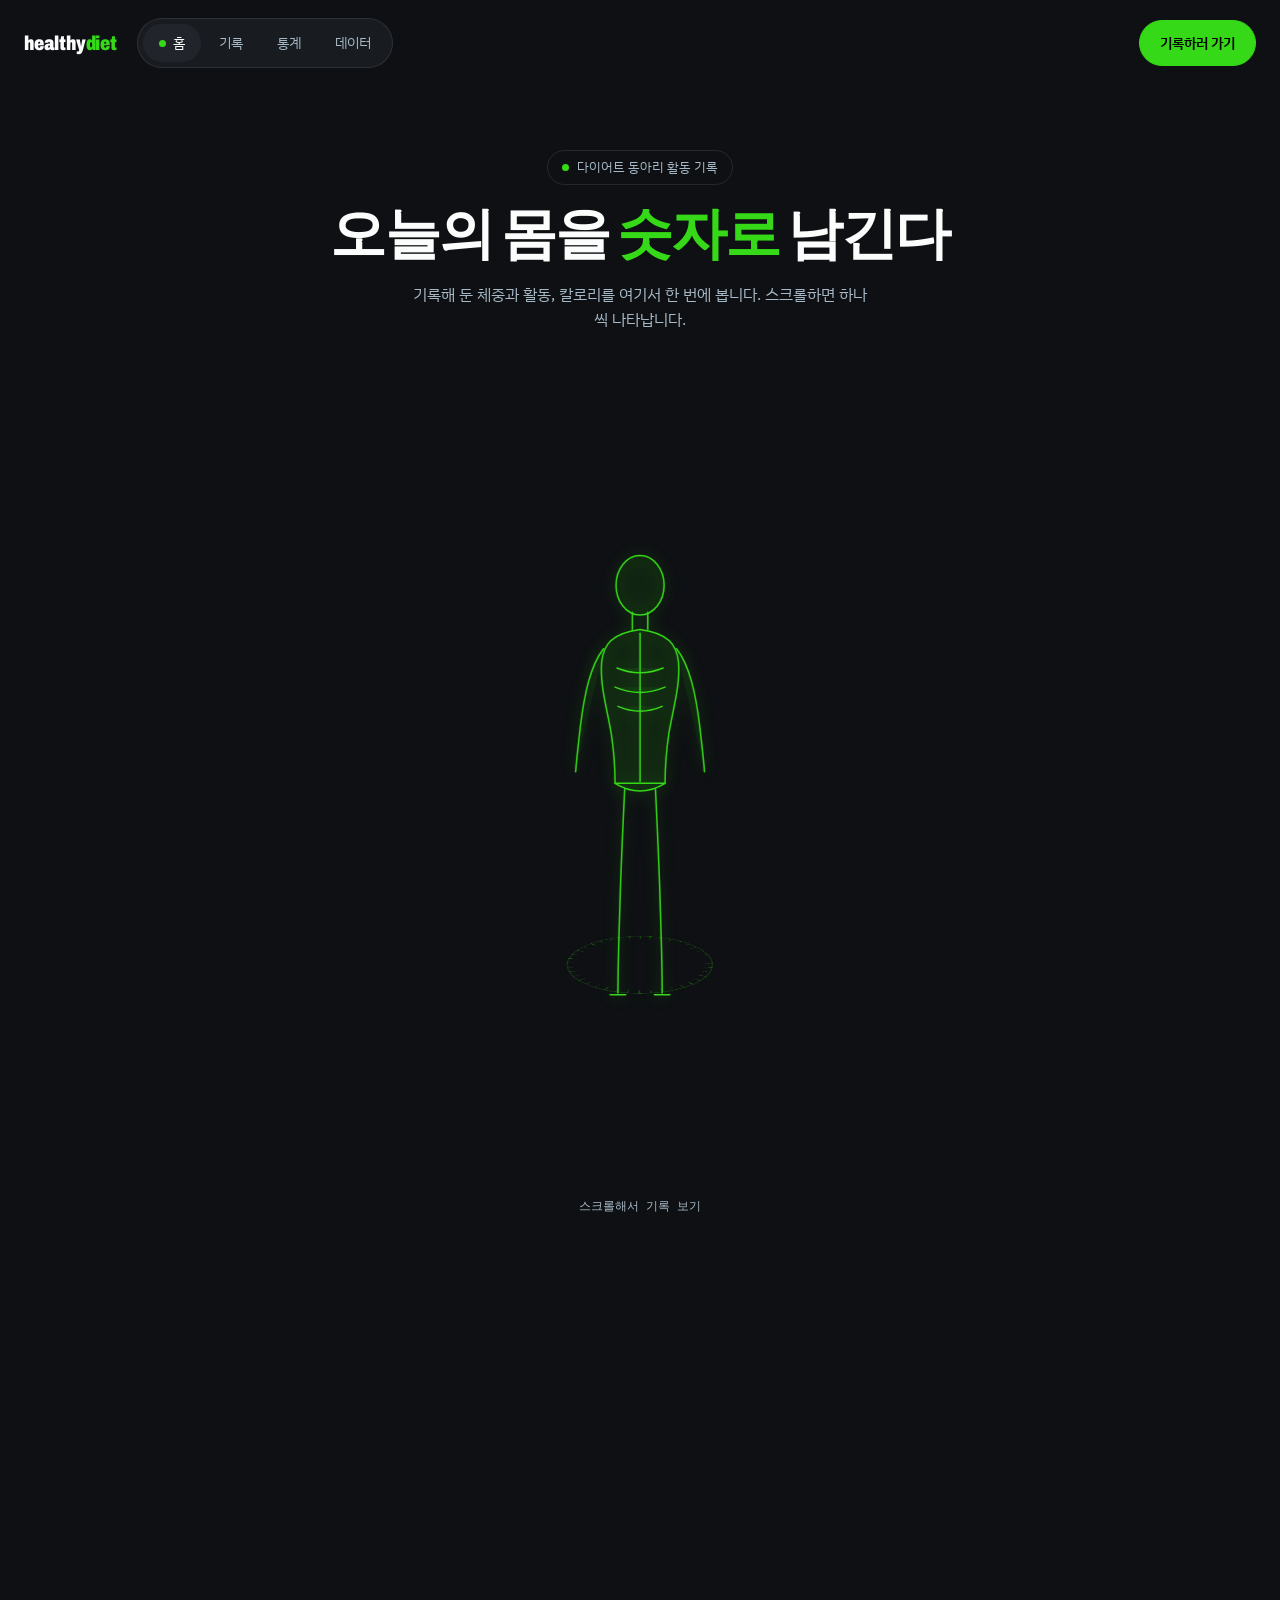
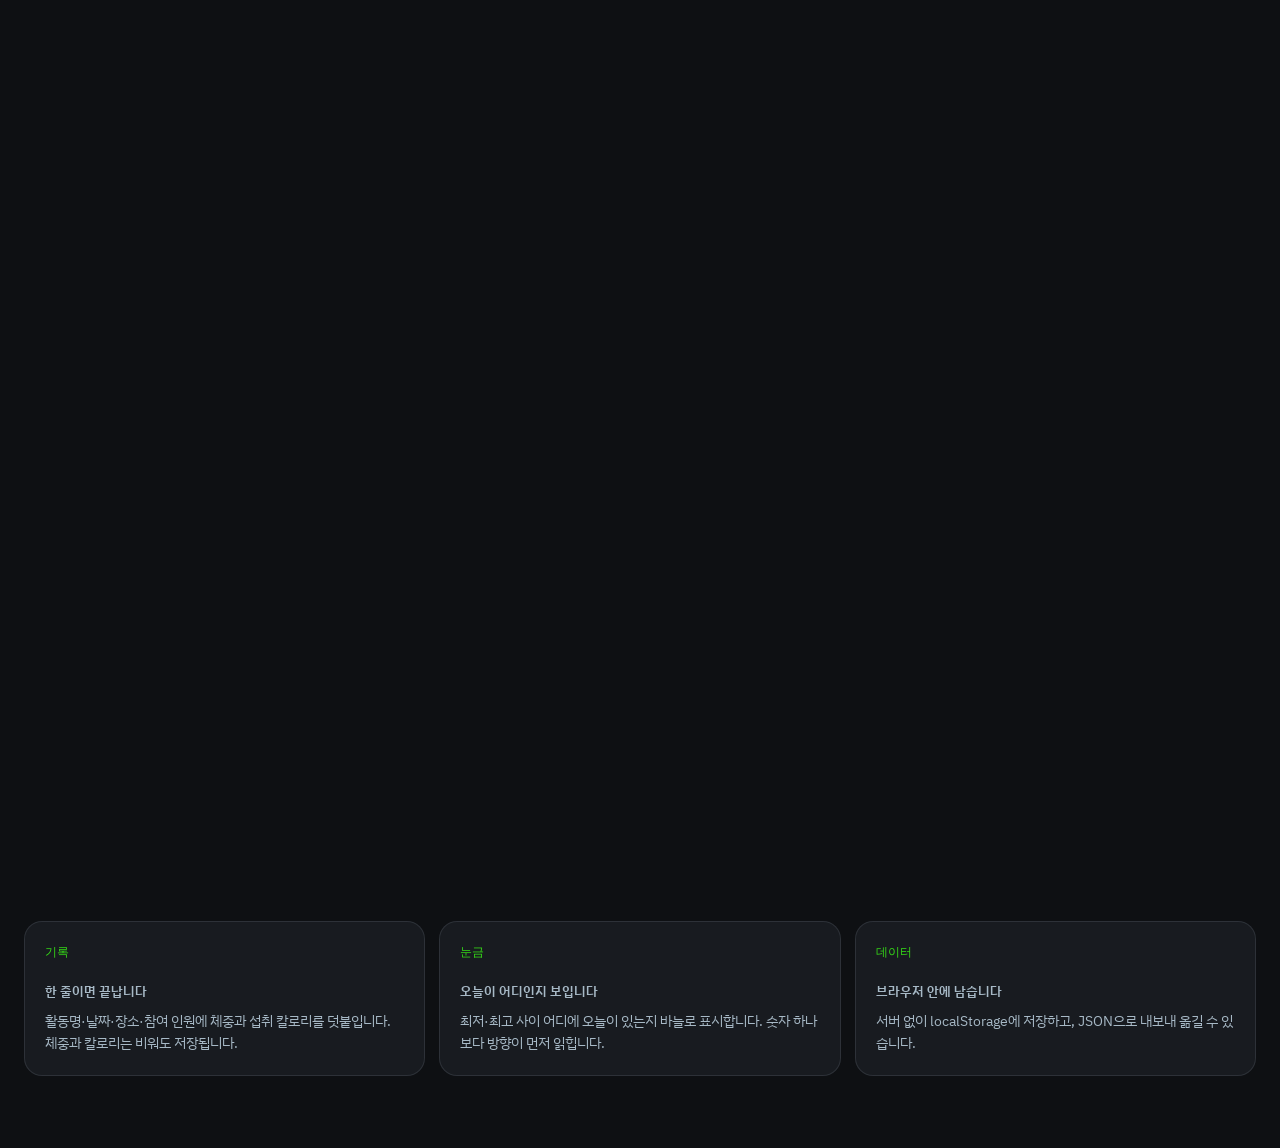
<file: index.html>
<!DOCTYPE html>
<html lang="ko">
<head>
<meta charset="UTF-8">
<meta name="viewport" content="width=device-width, initial-scale=1">
<title>healthydiet — 다이어트 동아리 활동 기록</title>
<link rel="preconnect" href="https://fonts.googleapis.com">
<link rel="preconnect" href="https://fonts.gstatic.com" crossorigin>
<link href="https://fonts.googleapis.com/css2?family=Archivo:wdth,wght@75..112,400..900&family=IBM+Plex+Mono:wght@400;600&family=IBM+Plex+Sans+KR:wght@400;500;600&display=swap" rel="stylesheet">
<link href="https://unpkg.com/aos@2.3.1/dist/aos.css" rel="stylesheet">
<link rel="stylesheet" href="style.css">
</head>
<body>

<header class="bar">
  <a class="bar__logo" href="index.html">healthy<span>diet</span></a>
  <nav class="nav" aria-label="주요 메뉴">
    <a href="index.html" class="is-current" aria-current="page">홈</a>
    <a href="record.html">기록</a>
    <a href="record.html#stats">통계</a>
    <a href="record.html#tools">데이터</a>
  </nav>
  <a class="btn btn--green" href="record.html">기록하러 가기</a>
</header>

<main>

  <section class="intro wrap">
    <p class="eyebrow">다이어트 동아리 활동 기록</p>
    <h1>오늘의 몸을 <em>숫자로</em> 남긴다</h1>
    <p class="intro__lead">
      기록해 둔 체중과 활동, 칼로리를 여기서 한 번에 봅니다.
      스크롤하면 하나씩 나타납니다.
    </p>
  </section>

  <!-- 화면 중앙에 인체 모델. 스크롤할 때마다 각도가 단계별로 돌고
       기록해 둔 내용이 하나씩 나타난다. -->
  <section class="stage" id="stage">
    <div class="stage__sticky">
      <div class="stage__inner">

        <div class="figure" aria-hidden="true">
          <div class="figure__spin" id="figureSpin">
            <svg class="plane" viewBox="0 0 200 520" fill="none">
              <g class="body">
                <ellipse cx="100" cy="46" rx="25" ry="31"/>
                <path d="M92 74v18M108 74v18"/>
                <path d="M100 92c-30 4-38 16-40 34-2 24 6 50 10 74 3 20 4 36 4 52h52c0-16 1-32 4-52 4-24 12-50 10-74-2-18-10-30-40-34Z"/>
                <path d="M76 132q24 10 48 0M74 152q26 11 52 0M77 172q23 10 46 0"/>
                <path d="M100 96v154"/>
                <path d="M62 112c-14 18-20 48-24 80-2 18-4 34-5 48M138 112c14 18 20 48 24 80 2 18 4 34 5 48"/>
                <path d="M74 252q26 16 52 0"/>
                <path d="M84 258c-2 42-4 82-5 122-1 30-2 60-2 90M116 258c2 42 4 82 5 122 1 30 2 60 2 90"/>
                <path d="M69 472h16M115 472h16"/>
              </g>
            </svg>
            <svg class="plane plane--side" viewBox="0 0 200 520" fill="none">
              <g class="body">
                <path d="M84 46c0-17 8-31 22-31s22 14 22 31c0 14-4 24-12 28l2 12h-24l2-12c-8-4-12-14-12-28Z"/>
                <path d="M100 92c-16 6-22 20-22 38 0 26 6 52 8 76 2 20 2 34 2 46h34c0-14-2-30-4-50-3-26-2-52 2-76 3-20-2-30-20-34Z"/>
                <path d="M104 96c-4 34-6 84-4 154"/>
                <path d="M82 116c-8 22-10 52-8 84 1 18 3 34 4 48"/>
                <path d="M78 252q22 16 44 0"/>
                <path d="M92 258c-2 42-2 82-2 122 0 30 0 60-1 90M112 258c1 42 2 82 3 122 1 30 1 60 1 90"/>
                <path d="M78 472h18M104 472h18"/>
              </g>
            </svg>
          </div>
          <div class="figure__ring"></div>
        </div>

        <article class="fact fact--a card card--green">
          <p class="card__label">오늘의 체중</p>
          <p class="card__big"><span id="mWeight" class="ph">기록 없음</span><sub>kg</sub></p>
          <div class="ruler"><div class="ruler__needle" id="mNeedle"></div></div>
          <p class="card__foot" id="mWeightFoot">기록을 추가하면 표시됩니다</p>
        </article>

        <article class="fact fact--b card">
          <p class="card__label">활동</p>
          <p class="card__big"><span id="mCount" class="ph">기록 없음</span><sub>회</sub></p>
          <p class="card__foot" id="mCountFoot">기록을 추가하면 표시됩니다</p>
        </article>

        <article class="fact fact--c card card--white">
          <p class="card__label">칼로리 수지</p>
          <p class="card__big"><span id="mKcal" class="ph">기록 없음</span><sub>kcal</sub></p>
          <p class="card__foot" id="mKcalFoot">운동 시간과 종목으로 추정</p>
        </article>

      </div>

      <p class="stage__hint" id="stageHint">스크롤해서 기록 보기</p>
    </div>
  </section>

  <div class="wrap">
    <section class="feats">
      <div class="card" data-aos="fade-up">
        <span class="n">기록</span>
        <h3>한 줄이면 끝납니다</h3>
        <p>활동명·날짜·장소·참여 인원에 체중과 섭취 칼로리를 덧붙입니다. 체중과 칼로리는 비워도 저장됩니다.</p>
      </div>
      <div class="card" data-aos="fade-up" data-aos-delay="100">
        <span class="n">눈금</span>
        <h3>오늘이 어디인지 보입니다</h3>
        <p>최저·최고 사이 어디에 오늘이 있는지 바늘로 표시합니다. 숫자 하나보다 방향이 먼저 읽힙니다.</p>
      </div>
      <div class="card" data-aos="fade-up" data-aos-delay="200">
        <span class="n">데이터</span>
        <h3>브라우저 안에 남습니다</h3>
        <p>서버 없이 localStorage에 저장하고, JSON으로 내보내 옮길 수 있습니다.</p>
      </div>
    </section>
  </div>

</main>

<script src="https://unpkg.com/aos@2.3.1/dist/aos.js"></script>
<script src="js/store/store.js"></script>
<script src="js/analytics/analytics.js"></script>
<script src="js/ui/landing.js"></script>
</body>
</html>
</file>
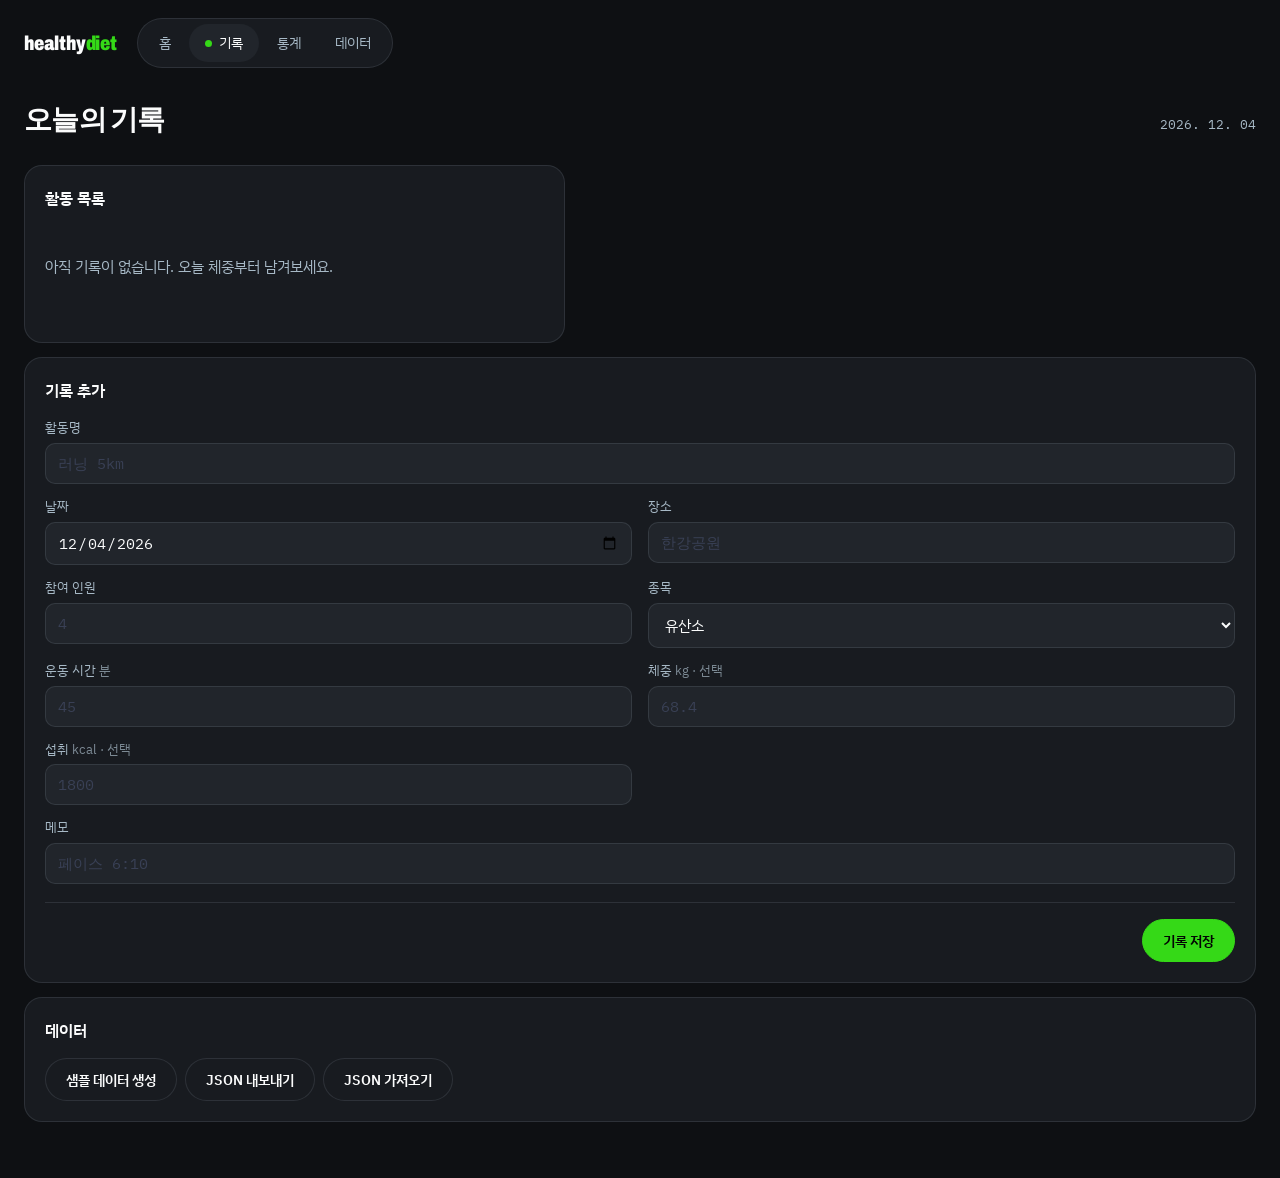
<file: record.html>
<!DOCTYPE html>
<html lang="ko">
<head>
<meta charset="UTF-8">
<meta name="viewport" content="width=device-width, initial-scale=1">
<title>기록 — healthydiet</title>
<link rel="preconnect" href="https://fonts.googleapis.com">
<link rel="preconnect" href="https://fonts.gstatic.com" crossorigin>
<link href="https://fonts.googleapis.com/css2?family=Archivo:wdth,wght@75..112,400..900&family=IBM+Plex+Mono:wght@400;600&family=IBM+Plex+Sans+KR:wght@400;500;600&display=swap" rel="stylesheet">
<link rel="stylesheet" href="style.css">
</head>
<body>

<header class="bar">
  <a class="bar__logo" href="index.html">healthy<span>diet</span></a>
  <nav class="nav" aria-label="주요 메뉴">
    <a href="index.html">홈</a>
    <a href="record.html" class="is-current" aria-current="page">기록</a>
    <a href="#stats">통계</a>
    <a href="#tools">데이터</a>
  </nav>
</header>

<main class="wrap">

  <div class="page-head">
    <h1>오늘의 기록</h1>
    <time id="todayDate"></time>
  </div>

  <div class="grid-2">
    <!-- 오늘의 체중. 기록이 없으면 통째로 숨긴다 -->
    <section class="card card--green" id="today" hidden>
      <p class="card__label">오늘의 체중</p>
      <p class="card__big"><span id="todayWeight">—</span><sub>kg</sub></p>
      <div class="ruler"><div class="ruler__needle" id="rulerNeedle"></div></div>
      <p class="ruler__legend">
        <span id="weightMin">—</span>
        <span id="weightToday">—</span>
      </p>
    </section>

    <!-- 명세 필수 ②③ 목록 조회 · 삭제 -->
    <section class="card">
      <h2>활동 목록 <span class="count" id="listCount"></span></h2>
      <div id="list"></div>
    </section>
  </div>

  <div class="stack">

    <!-- 명세 필수 ① 활동 등록 -->
    <section class="card">
      <h2>기록 추가</h2>

      <form id="addForm" novalidate>
        <div class="grid">
          <div class="field field--wide">
            <label for="f-title">활동명</label>
            <input type="text" id="f-title" name="title" placeholder="러닝 5km">
            <p class="err" data-err="title"></p>
          </div>

          <div class="field">
            <label for="f-date">날짜</label>
            <input type="date" id="f-date" name="date">
            <p class="err" data-err="date"></p>
          </div>

          <div class="field">
            <label for="f-place">장소</label>
            <input type="text" id="f-place" name="place" placeholder="한강공원">
            <p class="err" data-err="place"></p>
          </div>

          <div class="field">
            <label for="f-memberCount">참여 인원</label>
            <input type="number" id="f-memberCount" name="memberCount" min="1" step="1" placeholder="4">
            <p class="err" data-err="memberCount"></p>
          </div>

          <div class="field">
            <label for="f-category">종목</label>
            <select id="f-category" name="category">
              <option value="유산소">유산소</option>
              <option value="근력">근력</option>
              <option value="스트레칭">스트레칭</option>
            </select>
            <p class="err" data-err="category"></p>
          </div>

          <div class="field">
            <label for="f-durationMin">운동 시간 <span class="unit">분</span></label>
            <input type="number" id="f-durationMin" name="durationMin" min="1" step="1" placeholder="45">
            <p class="err" data-err="durationMin"></p>
          </div>

          <div class="field">
            <label for="f-weightKg">체중 <span class="unit">kg · 선택</span></label>
            <input type="number" id="f-weightKg" name="weightKg" step="0.1" placeholder="68.4">
            <p class="err" data-err="weightKg"></p>
          </div>

          <div class="field">
            <label for="f-kcalIn">섭취 <span class="unit">kcal · 선택</span></label>
            <input type="number" id="f-kcalIn" name="kcalIn" step="1" placeholder="1800">
            <p class="err" data-err="kcalIn"></p>
          </div>

          <div class="field field--wide">
            <label for="f-memo">메모</label>
            <input type="text" id="f-memo" name="memo" placeholder="페이스 6:10">
            <p class="err" data-err="memo"></p>
          </div>
        </div>

        <div class="form__foot">
          <p class="form__msg" id="formMsg" role="status"></p>
          <button class="btn btn--green" type="submit">기록 저장</button>
        </div>
      </form>
    </section>

    <!-- 통계. 기록이 없으면 숨긴다 -->
    <section class="card" id="stats" hidden>
      <h2>통계</h2>

      <dl class="summary" id="summary"></dl>

      <h3>월별 활동 횟수</h3>
      <div id="monthly"></div>

      <h3>종목별</h3>
      <div id="byCategory"></div>

      <h3>감량 효과 Top3</h3>
      <table class="table" id="rankExercise"></table>
      <table class="table" id="rankFood"></table>

      <h3>피해야 할 항목</h3>
      <table class="table" id="rankAvoid"></table>
      <p class="note">
        기록한 날부터 다음 측정까지의 체중 변화를 그날 한 운동과 먹은 음식에 나눠 귀속한 값입니다.
        인과가 아니라 경향이므로 표본 수를 함께 보세요. 표본 3회 미만은 순위에서 제외합니다.
      </p>

      <h3>칼로리 수지</h3>
      <table class="table" id="kcalTable"></table>
      <p class="note">소모량은 운동 시간과 종목으로 추정한 값입니다.</p>
    </section>

    <section class="card" id="tools">
      <h2>데이터</h2>
      <div class="tools">
        <button class="btn" type="button" id="btnSeed">샘플 데이터 생성</button>
        <button class="btn" type="button" id="btnExport">JSON 내보내기</button>
        <button class="btn" type="button" id="btnImport">JSON 가져오기</button>
        <input type="file" id="fileInput" accept="application/json,.json" hidden>
      </div>
      <p class="form__msg" id="toolMsg" role="status"></p>
    </section>

  </div>
</main>

<script src="js/store/store.js"></script>
<script src="js/analytics/analytics.js"></script>
<script src="js/ui/ui.js"></script>
</body>
</html>
</file>
<file: style.css>
/* healthydiet — 다크 대시보드.
   강조는 형광 그린 카드 한 장과 화이트 카드 한 장에만 준다.
   나머지는 전부 어두운 카드로 눌러 두 장이 눈에 띄게 만든다. */

:root {
  --bg:      #0E1013;
  --card:    #181B20;
  --card-2:  #21252B;
  --line:    rgba(167, 185, 198, .14);

  --text:    #FBFCFC;
  --muted:   #A7B9C6;
  --slate:   #394055;

  --green:   #35D917;
  --green-2: #37A214;
  --ink:     #030603;
  --blue:    #3045C7;

  --r-card:  18px;
  --r-sm:    10px;

  --display: Archivo, system-ui, sans-serif;
  --body:    "IBM Plex Sans KR", system-ui, sans-serif;
  --mono:    "IBM Plex Mono", ui-monospace, monospace;
}

* { box-sizing: border-box; }

body {
  margin: 0;
  background: var(--bg);
  color: var(--text);
  font-family: var(--body);
  line-height: 1.6;
  -webkit-font-smoothing: antialiased;
}

:focus-visible { outline: 2px solid var(--green); outline-offset: 2px; }

.wrap { max-width: 1280px; margin: 0 auto; padding: 0 24px; }

/* ---------- 상단 바 ---------- */

.bar {
  display: flex; align-items: center; gap: 20px;
  max-width: 1280px; margin: 0 auto; padding: 18px 24px;
}
.bar__logo {
  margin: 0;
  font-family: var(--display);
  font-weight: 900; font-stretch: 76%;
  font-size: 1.25rem; letter-spacing: -.01em;
  color: var(--text); text-decoration: none;
}
.bar__logo span { color: var(--green); }

.nav {
  display: flex; gap: 2px;
  margin-right: auto;
  padding: 5px;
  background: var(--card);
  border: 1px solid var(--line);
  border-radius: 999px;
}
.nav a {
  display: flex; align-items: center; gap: 7px;
  padding: 8px 16px;
  border-radius: 999px;
  color: var(--muted);
  font-size: .875rem; text-decoration: none;
}
.nav a:hover { color: var(--text); }
.nav a.is-current { color: var(--text); background: var(--card-2); }
.nav a.is-current::before {
  content: ""; width: 7px; height: 7px; border-radius: 50%;
  background: var(--green);
}

.btn {
  padding: 11px 20px;
  font-family: var(--body); font-size: .875rem; font-weight: 600;
  color: var(--text);
  background: var(--card);
  border: 1px solid var(--line);
  border-radius: 999px;
  cursor: pointer; text-decoration: none;
  display: inline-flex; align-items: center; justify-content: center;
}
.btn:hover { background: var(--card-2); }
.btn--green { color: var(--ink); background: var(--green); border-color: var(--green); }
.btn--green:hover { background: #46e82b; }

/* ---------- 랜딩 히어로 ---------- */

.hero {
  display: grid; grid-template-columns: 1fr 1fr;
  align-items: center; gap: 56px;
  padding: 56px 0 72px;
}

/* ---------- 메인 소개 + 중앙 무대 ---------- */

.intro { padding: 64px 0 8px; text-align: center; }
.intro h1 {
  margin: 0 auto 16px;
  font-family: var(--display); font-weight: 800; font-stretch: 84%;
  font-size: clamp(2.25rem, 4.6vw, 3.5rem);
  line-height: 1.08; letter-spacing: -.03em;
  text-wrap: balance;
}
.intro h1 em { font-style: normal; color: var(--green); }
.intro__lead { max-width: 46ch; margin: 0 auto; color: var(--muted); }

/* 바깥 통이 높고 안쪽 무대가 sticky로 붙는다.
   그 구간을 지나는 진행도가 단계가 되고, 단계마다 각도와 내용이 바뀐다. */
.stage { position: relative; height: 420vh; }

.stage__sticky {
  position: sticky; top: 0;
  height: 100vh;
  display: grid; place-items: center;
  overflow: hidden;
}
.stage__inner {
  position: relative;
  width: 100%; max-width: 1080px; height: min(78vh, 620px);
  margin: 0 auto;
}

.figure {
  position: absolute; left: 50%; top: 50%;
  transform: translate(-50%, -50%);
  height: min(62vh, 500px);
  aspect-ratio: 200 / 520;
  perspective: 1100px;
}
.figure__spin {
  position: absolute; inset: 0;
  transform-style: preserve-3d;
  /* 연속 회전이 아니라 단계마다 한 번에 돌아간다 */
  transition: transform .85s cubic-bezier(.65,.02,.2,1);
}

/* 모델을 둘러싸고 하나씩 나타나는 기록 카드 */
.fact {
  position: absolute;
  width: 268px;
  opacity: 0;
  transform: translateY(16px);
  transition: opacity .55s ease, transform .55s ease;
  pointer-events: none;
}
.fact.is-in { opacity: 1; transform: none; pointer-events: auto; }

.fact--a { left: 0;   top: 4%; }
.fact--b { right: 0;  top: 34%; }
.fact--c { left: 4%;  bottom: 4%; }

.stage__hint {
  position: absolute; left: 50%; bottom: 26px;
  transform: translateX(-50%);
  margin: 0;
  font-family: var(--mono); font-size: .75rem; color: var(--muted);
}
.stage__hint[hidden] { display: none; }

/* 아래는 예전 배치에서 쓰던 것 — 지금은 record.html 미리보기에만 쓴다 */
.hero__figure { justify-self: center; }
.figure__ring {
  position: absolute; left: 50%; bottom: 1%;
  width: 76%; aspect-ratio: 1;
  transform: translateX(-50%) rotateX(76deg);
  border: 1px solid rgba(53, 217, 23, .28);
  border-radius: 50%;
  background: repeating-conic-gradient(from 0deg,
    rgba(53, 217, 23, .35) 0deg .6deg, transparent .6deg 9deg);
  mask: radial-gradient(circle, transparent 62%, #000 64%);
}
@keyframes figure-turn { to { transform: rotateY(360deg); } }

.eyebrow {
  display: inline-flex; align-items: center; gap: 8px;
  margin: 0 0 20px;
  padding: 6px 14px;
  border: 1px solid var(--line);
  border-radius: 999px;
  font-size: .8125rem;
  color: var(--muted);
}
.eyebrow::before {
  content: ""; width: 7px; height: 7px; border-radius: 50%;
  background: var(--green);
}

.hero h1 {
  margin: 0 0 20px;
  font-family: var(--display);
  font-weight: 800; font-stretch: 84%;
  font-size: clamp(2.5rem, 5.4vw, 4rem);
  line-height: 1.06; letter-spacing: -.03em;
}
.hero h1 em { font-style: normal; color: var(--green); }
/* `.hero p`로 잡으면 특이도가 .card__big보다 높아 카드 안 숫자까지 눌러버린다.
   히어로 본문에만 붙는 클래스를 쓴다. */
.hero__lead { max-width: 44ch; margin: 0 0 30px; color: var(--muted); font-size: 1.0625rem; }
.hero__actions { display: flex; flex-wrap: wrap; gap: 10px; }

/* 히어로 오른쪽 — 실제 대시보드 카드를 축소해 보여준다 */
.preview {
  display: grid; grid-template-columns: 1.15fr 1fr;
  gap: 14px; padding-bottom: 32px;
}

.card {
  padding: 20px;
  background: var(--card);
  border: 1px solid var(--line);
  border-radius: var(--r-card);
}
.card--green { background: var(--green); border-color: var(--green); color: var(--ink); }
.card--white { background: #FBFCFC; border-color: #FBFCFC; color: var(--ink); }
.card--tall { grid-row: span 2; }

.card__label { margin: 0; font-size: .8125rem; opacity: .72; }
.card__big {
  margin: 6px 0 0;
  font-family: var(--display);
  font-weight: 800; font-stretch: 78%;
  font-size: clamp(2.5rem, 5vw, 3.5rem); line-height: 1;
  letter-spacing: -.02em;
  font-variant-numeric: tabular-nums;
}
.card__big sub { font-size: .28em; font-weight: 600; vertical-align: baseline; opacity: .6; }

/* 값이 아직 없을 때. 큰 글씨로 대시를 찍으면 막대처럼 보여 고장으로 읽힌다 */
.ph { font-family: var(--body); font-size: .3em; font-weight: 500; opacity: .6; }
.ph + sub { display: none; }
.card__foot { margin: 10px 0 0; font-family: var(--mono); font-size: .6875rem; opacity: .6; }

/* 미니 스파크 막대 */
.spark { display: flex; align-items: flex-end; gap: 4px; height: 62px; margin-top: 14px; }
.spark i { flex: 1; background: currentColor; opacity: .22; border-radius: 3px; }
.spark i.on { opacity: 1; }

/* 랜딩 특징 3장 */
.feats { display: grid; grid-template-columns: repeat(3, 1fr); gap: 14px; padding-bottom: 72px; }
.feats h3 { margin: 0 0 6px; font-size: 1rem; }
.feats p { margin: 0; color: var(--muted); font-size: .875rem; }
.feats .n {
  display: block; margin-bottom: 12px;
  font-family: var(--mono); font-size: .75rem; color: var(--green);
}

/* ---------- 대시보드 ---------- */

.page-head {
  display: flex; align-items: baseline; justify-content: space-between;
  flex-wrap: wrap; gap: 10px;
  padding: 12px 0 22px;
}
.page-head h1 {
  margin: 0;
  font-family: var(--display); font-weight: 800; font-stretch: 84%;
  font-size: 1.75rem; letter-spacing: -.02em;
}
.page-head time { font-family: var(--mono); font-size: .8125rem; color: var(--muted); }

/* align-items를 안 주면 그린 카드가 목록 높이만큼 늘어나 빈 칸이 생긴다 */
.grid-2 {
  display: grid; grid-template-columns: 1fr 1.25fr;
  align-items: start; gap: 14px; margin-bottom: 14px;
}
.stack { display: grid; gap: 14px; padding-bottom: 56px; }

.card h2 {
  margin: 0 0 14px;
  font-size: 1rem; font-weight: 600;
}
.card h3 {
  margin: 20px 0 8px;
  font-size: .8125rem; font-weight: 600; color: var(--muted);
}
.count { font-family: var(--mono); font-size: .8125rem; color: var(--muted); font-weight: 400; }

/* 눈금 트랙 — 그린 카드 안에 놓는다 */
.ruler {
  position: relative; height: 42px; margin-top: 4px;
  border-radius: var(--r-sm);
  background-image: repeating-linear-gradient(90deg,
    rgba(3, 6, 3, .25) 0 1px, transparent 1px 4%);
  background-color: rgba(3, 6, 3, .12);
}
.ruler__needle {
  position: absolute; top: -4px; left: 50%;
  width: 3px; height: calc(100% + 8px);
  transform: translateX(-50%);
  border-radius: 2px;
  background: var(--ink);
  transition: left .2s ease;
}
.ruler__legend {
  display: flex; justify-content: space-between;
  margin: 8px 0 0;
  font-family: var(--mono); font-size: .6875rem; opacity: .62;
  font-variant-numeric: tabular-nums;
}

/* ---------- 폼 ---------- */

.grid { display: grid; grid-template-columns: repeat(2, 1fr); gap: 12px 16px; }
.field--wide { grid-column: 1 / -1; }

.field label { display: block; margin-bottom: 5px; font-size: .8125rem; color: var(--muted); }
.field .unit { opacity: .7; }

.field input,
.field select {
  width: 100%;
  padding: 10px 12px;
  font-family: var(--mono); font-size: .9375rem;
  color: var(--text);
  background: var(--card-2);
  border: 1px solid var(--line);
  border-radius: var(--r-sm);
}
.field select { font-family: var(--body); }
.field input::placeholder { color: var(--slate); }
.field.is-bad input,
.field.is-bad select { border-color: #E5484D; }

.err { margin: 5px 0 0; font-size: .75rem; color: #FF6169; }
.err:empty { display: none; }

.form__foot {
  display: flex; align-items: center; justify-content: space-between; gap: 16px;
  margin-top: 18px; padding-top: 16px;
  border-top: 1px solid var(--line);
}
.form__msg { margin: 0; font-size: .8125rem; color: var(--muted); }

/* ---------- 목록 ---------- */

.row {
  display: grid; grid-template-columns: 58px 1fr auto auto;
  align-items: center; gap: 14px;
  padding: 12px 14px; margin-bottom: 8px;
  background: var(--card-2);
  border-radius: var(--r-sm);
}
.row__date { font-family: var(--mono); font-size: .8125rem; color: var(--green); }
.row__title { font-size: .9375rem; font-weight: 500; }
.row__meta { font-size: .75rem; color: var(--muted); }
.row__nums {
  font-family: var(--mono); font-size: .8125rem; color: var(--muted);
  text-align: right; font-variant-numeric: tabular-nums;
}
.row__del {
  padding: 6px 12px;
  font-family: var(--body); font-size: .75rem;
  color: var(--muted);
  background: transparent;
  border: 1px solid var(--line); border-radius: 999px;
  cursor: pointer;
}
.row__del:hover { color: #FF6169; border-color: #FF6169; }

.empty { padding: 28px 0; color: var(--muted); font-size: .9375rem; }

/* ---------- 통계 ---------- */

.summary {
  display: grid; grid-template-columns: repeat(auto-fit, minmax(112px, 1fr));
  gap: 10px; margin: 0;
}
.summary div { padding: 14px; background: var(--card-2); border-radius: var(--r-sm); }
.summary dt { font-size: .75rem; color: var(--muted); }
.summary dd {
  margin: 4px 0 0;
  font-family: var(--display); font-weight: 800; font-stretch: 80%;
  font-size: 1.375rem;
  font-variant-numeric: tabular-nums;
}

.bar-row {
  display: grid; grid-template-columns: 88px 1fr 58px;
  align-items: center; gap: 12px;
  padding: 6px 0;
  font-size: .8125rem;
}
.bar__track {
  display: block; height: 10px;
  background: var(--card-2); border-radius: 999px; overflow: hidden;
}
.bar__fill { display: block; height: 100%; background: var(--green); border-radius: 999px; }
.bar__val {
  font-family: var(--mono); font-size: .75rem; color: var(--muted);
  text-align: right; font-variant-numeric: tabular-nums;
}

.table { width: 100%; border-collapse: collapse; font-size: .8125rem; }
.table th, .table td {
  padding: 9px 10px;
  border-bottom: 1px solid var(--line);
  font-variant-numeric: tabular-nums;
}
.table th { text-align: right; font-size: .75rem; font-weight: 500; color: var(--muted); }
.table th:first-child, .table td:first-child { text-align: left; padding-left: 0; }
.table td { text-align: right; font-family: var(--mono); color: var(--muted); }
.table td:first-child { color: var(--text); }

.note { margin: 12px 0 0; font-size: .75rem; color: var(--muted); }
.tools { display: flex; flex-wrap: wrap; gap: 8px; }

/* ---------- 스크롤 연동 구간 ---------- */

/* 바깥 통이 높고, 안쪽 무대가 sticky로 붙어 있는다.
   그 높이를 지나는 동안의 진행도가 회전 각도와 단계가 된다. */
.scroll { position: relative; height: 320vh; }

.scroll__track {
  position: sticky; top: 0;
  height: 100vh;
  display: grid; place-items: center;
  overflow: hidden;
}
.scroll__stage {
  display: grid; grid-template-columns: 1fr 1fr;
  align-items: center; gap: 64px;
  width: 100%; max-width: 1280px; padding: 0 24px;
}

.scroll__model {
  position: relative;
  justify-self: center;
  height: min(62vh, 520px);
  aspect-ratio: 200 / 520;
  perspective: 1100px;
}
.scroll__spin {
  position: absolute; inset: 0;
  transform-style: preserve-3d;
  will-change: transform;
}
.plane {
  position: absolute; inset: 0;
  width: 100%; height: 100%;
}
.plane--side { transform: rotateY(90deg); }

.body {
  stroke: var(--green);
  stroke-width: 1.6;
  stroke-linecap: round; stroke-linejoin: round;
  fill: rgba(53, 217, 23, .07);
  filter: drop-shadow(0 0 8px rgba(53, 217, 23, .45));
}

/* 발밑 눈금 링 */
.scroll__ring {
  position: absolute; left: 50%; bottom: 1%;
  width: 76%; aspect-ratio: 1;
  transform: translateX(-50%) rotateX(76deg);
  border: 1px solid rgba(53, 217, 23, .3);
  border-radius: 50%;
  background: repeating-conic-gradient(from 0deg,
    rgba(53, 217, 23, .4) 0deg .6deg, transparent .6deg 9deg);
  mask: radial-gradient(circle, transparent 62%, #000 64%);
}

.scroll__steps { display: grid; gap: 30px; }

.step {
  opacity: .22;
  transition: opacity .35s ease, transform .35s ease;
  transform: translateY(6px);
}
.step.is-on { opacity: 1; transform: none; }
.step__n {
  display: block; margin-bottom: 8px;
  font-family: var(--mono); font-size: .75rem; color: var(--green);
}
.step h2 {
  margin: 0 0 8px;
  font-family: var(--display); font-weight: 800; font-stretch: 84%;
  font-size: clamp(1.5rem, 2.6vw, 2.125rem); letter-spacing: -.02em;
}
.step p { margin: 0; max-width: 40ch; color: var(--muted); font-size: 1rem; }

/* 진행 막대 */
.scroll__bar {
  position: absolute; left: 24px; top: 50%;
  width: 2px; height: 160px;
  transform: translateY(-50%);
  background: var(--line);
}
.scroll__bar i {
  display: block; width: 100%; height: 0;
  background: var(--green);
  transition: height .2s ease;
}

/* ---------- 반응형 ---------- */

@media (max-width: 880px) {
  .bar { flex-wrap: wrap; gap: 12px; }
  .nav { order: 3; width: 100%; overflow-x: auto; }
  .hero, .hero--figure, .grid-2, .preview, .feats { grid-template-columns: 1fr; }

  /* 좁은 화면에서는 겹칠 자리가 없다. sticky를 풀고 위아래로 쌓는다 */
  .intro { padding: 32px 0 0; }
  .stage { height: auto; }
  .stage__sticky { position: static; height: auto; padding: 24px 0 40px; }
  .stage__inner {
    height: auto; padding: 0 20px;
    display: grid; gap: 14px; justify-items: stretch;
  }
  .figure {
    position: static; transform: none;
    height: 300px; margin: 0 auto 8px;
  }
  .fact {
    position: static; width: auto;
    opacity: 1; transform: none; pointer-events: auto;
  }
  .stage__hint { display: none; }
  /* 좁은 화면에서는 스크롤 연출을 접는다. 세로로 겹치면 둘 다 안 읽힌다 */
  .scroll { height: auto; }
  .scroll__track { position: static; height: auto; padding: 40px 0 56px; }
  .scroll__stage { grid-template-columns: 1fr; gap: 32px; }
  .scroll__model { height: 300px; }
  .scroll__bar { display: none; }
  .step { opacity: 1; transform: none; }
  .hero { gap: 36px; padding: 32px 0 48px; }
  .card--tall { grid-row: auto; }
  .grid { grid-template-columns: 1fr; }
  .row { grid-template-columns: 52px 1fr auto; row-gap: 6px; }
  .row__nums { grid-column: 2 / -1; text-align: left; }
  .form__foot { flex-direction: column; align-items: stretch; }
}

@media (prefers-reduced-motion: reduce) {
  .ruler__needle { transition: none; }
  /* 회전을 멈추고 세 단계를 한 번에 보여준다. 내용은 전부 읽을 수 있어야 한다 */
  .scroll { height: auto; }
  .scroll__track { position: static; height: auto; padding: 40px 0 56px; }
  .scroll__spin { transform: none !important; }
  .step { opacity: 1; transform: none; transition: none; }
  .figure__spin { transition: none; }
  .fact { opacity: 1; transform: none; transition: none; pointer-events: auto; }
  /* AOS가 걸어둔 등장 애니메이션도 끈다. 내용은 바로 보여야 한다 */
  [data-aos] { opacity: 1 !important; transform: none !important; transition: none !important; }
}
</file>
